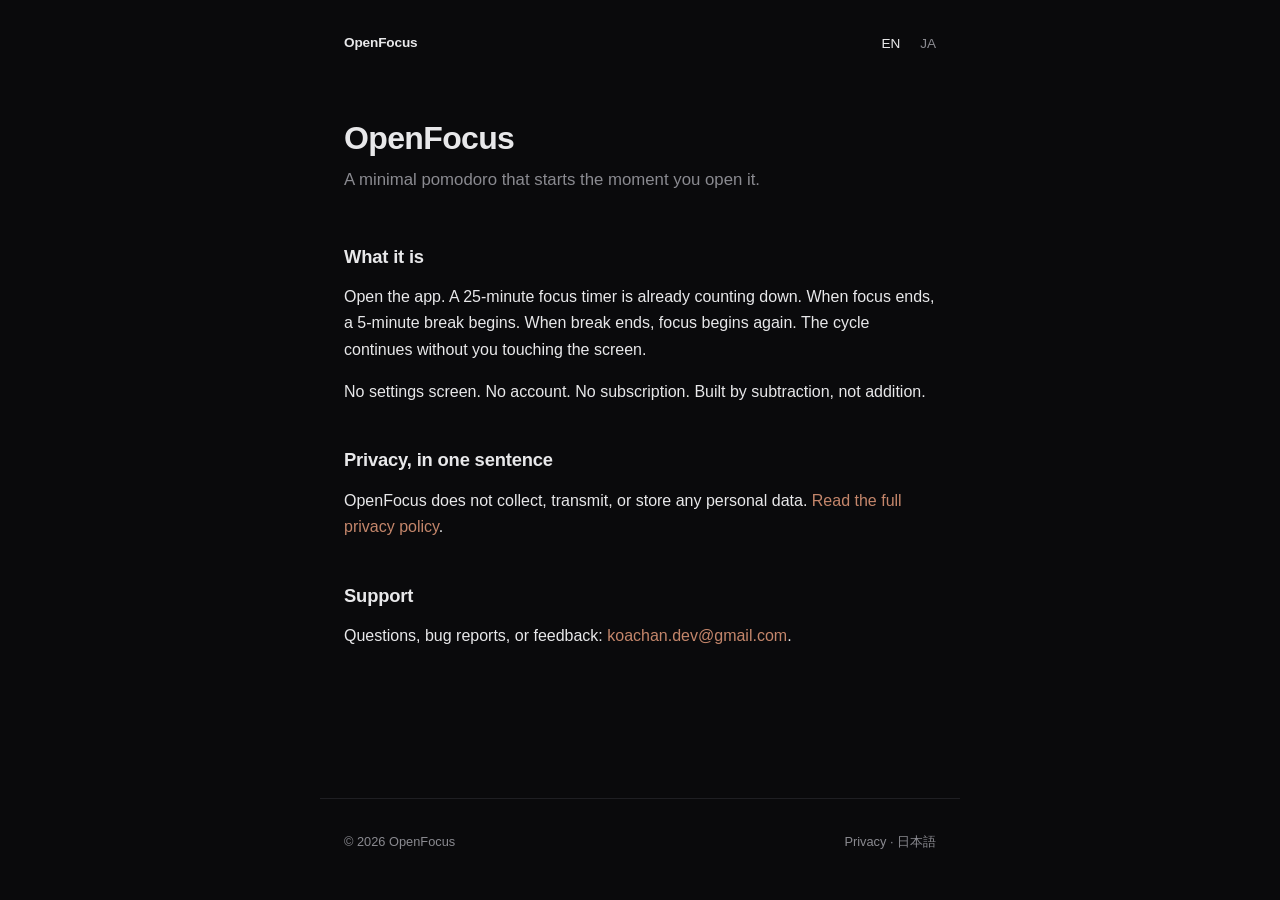
<file: index.html>
<!DOCTYPE html>
<html lang="en">
<head>
<meta charset="UTF-8">
<meta name="viewport" content="width=device-width, initial-scale=1.0">
<title>OpenFocus — A minimal pomodoro that starts the moment you open it</title>
<link rel="icon" type="image/png" sizes="32x32" href="favicon.png">
<link rel="apple-touch-icon" href="apple-touch-icon.png">
<meta name="description" content="OpenFocus is a minimal pomodoro timer for iOS. Open the app, and a 25-minute focus timer is already running. No setup, no sign-up, no settings.">
<meta name="theme-color" content="#0a0a0c">
<meta property="og:title" content="OpenFocus">
<meta property="og:description" content="A minimal pomodoro that starts the moment you open it.">
<meta property="og:type" content="website">
<link rel="stylesheet" href="assets/style.css">
</head>
<body>
<header>
  <a href="./" class="brand">OpenFocus</a>
  <nav>
    <a href="./" class="active">EN</a>
    <a href="ja/">JA</a>
  </nav>
</header>

<main>
  <h1>OpenFocus</h1>
  <p class="tagline">A minimal pomodoro that starts the moment you open it.</p>

  <h2>What it is</h2>
  <p>Open the app. A 25-minute focus timer is already counting down. When focus ends, a 5-minute break begins. When break ends, focus begins again. The cycle continues without you touching the screen.</p>
  <p>No settings screen. No account. No subscription. Built by subtraction, not addition.</p>

  <h2>Privacy, in one sentence</h2>
  <p>OpenFocus does not collect, transmit, or store any personal data. <a href="privacy/">Read the full privacy policy</a>.</p>

  <h2>Support</h2>
  <p>Questions, bug reports, or feedback: <a href="mailto:koachan.dev@gmail.com">koachan.dev@gmail.com</a>.</p>
</main>

<footer>
  <span>&copy; 2026 OpenFocus</span>
  <span><a href="privacy/">Privacy</a> &middot; <a href="ja/">日本語</a></span>
</footer>
</body>
</html>
</file>
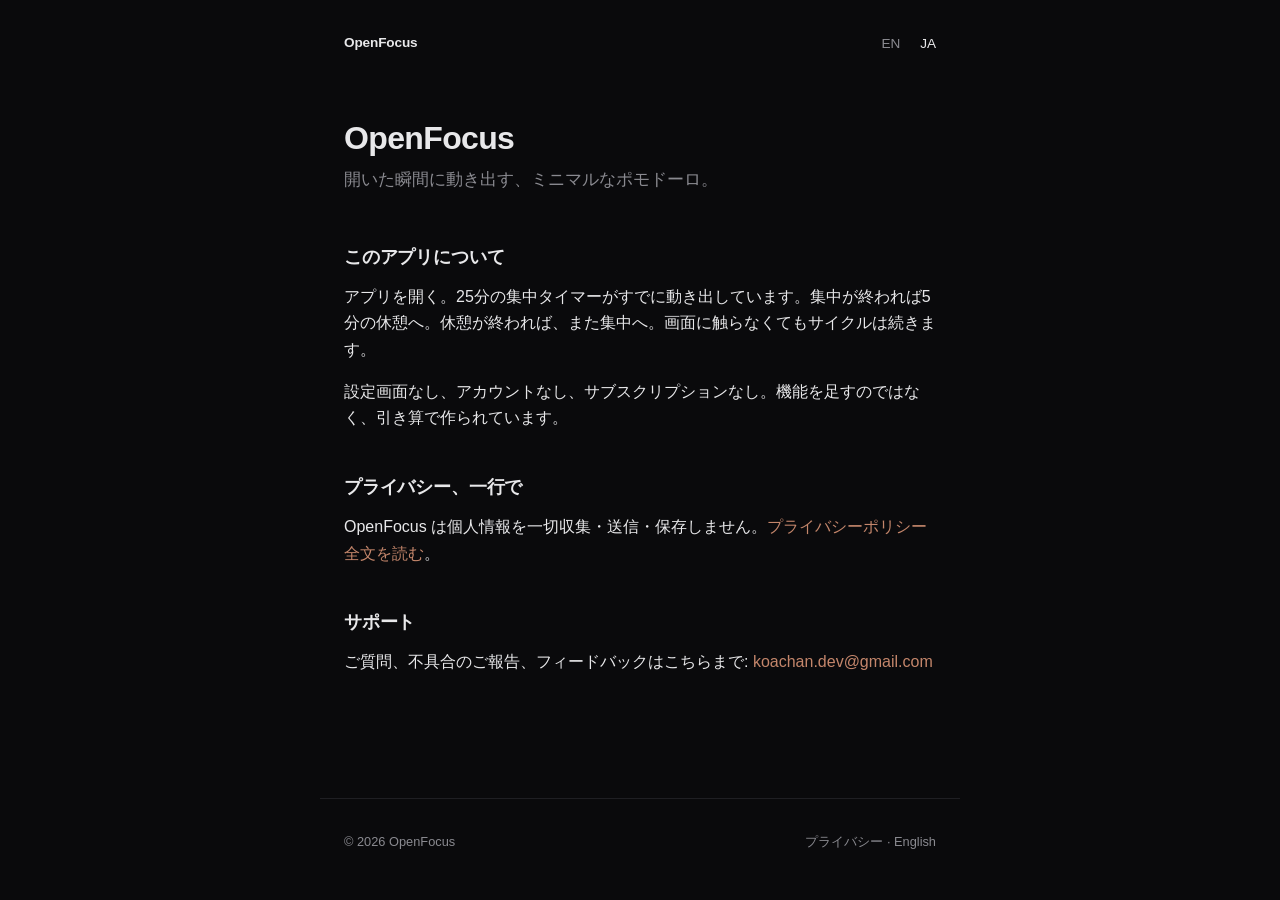
<file: ja/index.html>
<!DOCTYPE html>
<html lang="ja">
<head>
<meta charset="UTF-8">
<meta name="viewport" content="width=device-width, initial-scale=1.0">
<title>OpenFocus — 開いた瞬間に動き出すミニマルなポモドーロ</title>
<link rel="icon" type="image/png" sizes="32x32" href="../favicon.png">
<link rel="apple-touch-icon" href="../apple-touch-icon.png">
<meta name="description" content="OpenFocus は iOS 用のミニマルなポモドーロタイマーです。アプリを開いた瞬間に25分のタイマーが動き出します。設定なし、ログインなし。">
<meta name="theme-color" content="#0a0a0c">
<meta property="og:title" content="OpenFocus">
<meta property="og:description" content="開いた瞬間に動き出す、ミニマルなポモドーロ。">
<meta property="og:type" content="website">
<link rel="stylesheet" href="../assets/style.css">
</head>
<body>
<header>
  <a href="../" class="brand">OpenFocus</a>
  <nav>
    <a href="../">EN</a>
    <a href="./" class="active">JA</a>
  </nav>
</header>

<main>
  <h1>OpenFocus</h1>
  <p class="tagline">開いた瞬間に動き出す、ミニマルなポモドーロ。</p>

  <h2>このアプリについて</h2>
  <p>アプリを開く。25分の集中タイマーがすでに動き出しています。集中が終われば5分の休憩へ。休憩が終われば、また集中へ。画面に触らなくてもサイクルは続きます。</p>
  <p>設定画面なし、アカウントなし、サブスクリプションなし。機能を足すのではなく、引き算で作られています。</p>

  <h2>プライバシー、一行で</h2>
  <p>OpenFocus は個人情報を一切収集・送信・保存しません。<a href="privacy/">プライバシーポリシー全文を読む</a>。</p>

  <h2>サポート</h2>
  <p>ご質問、不具合のご報告、フィードバックはこちらまで: <a href="mailto:koachan.dev@gmail.com">koachan.dev@gmail.com</a></p>
</main>

<footer>
  <span>&copy; 2026 OpenFocus</span>
  <span><a href="privacy/">プライバシー</a> &middot; <a href="../">English</a></span>
</footer>
</body>
</html>
</file>
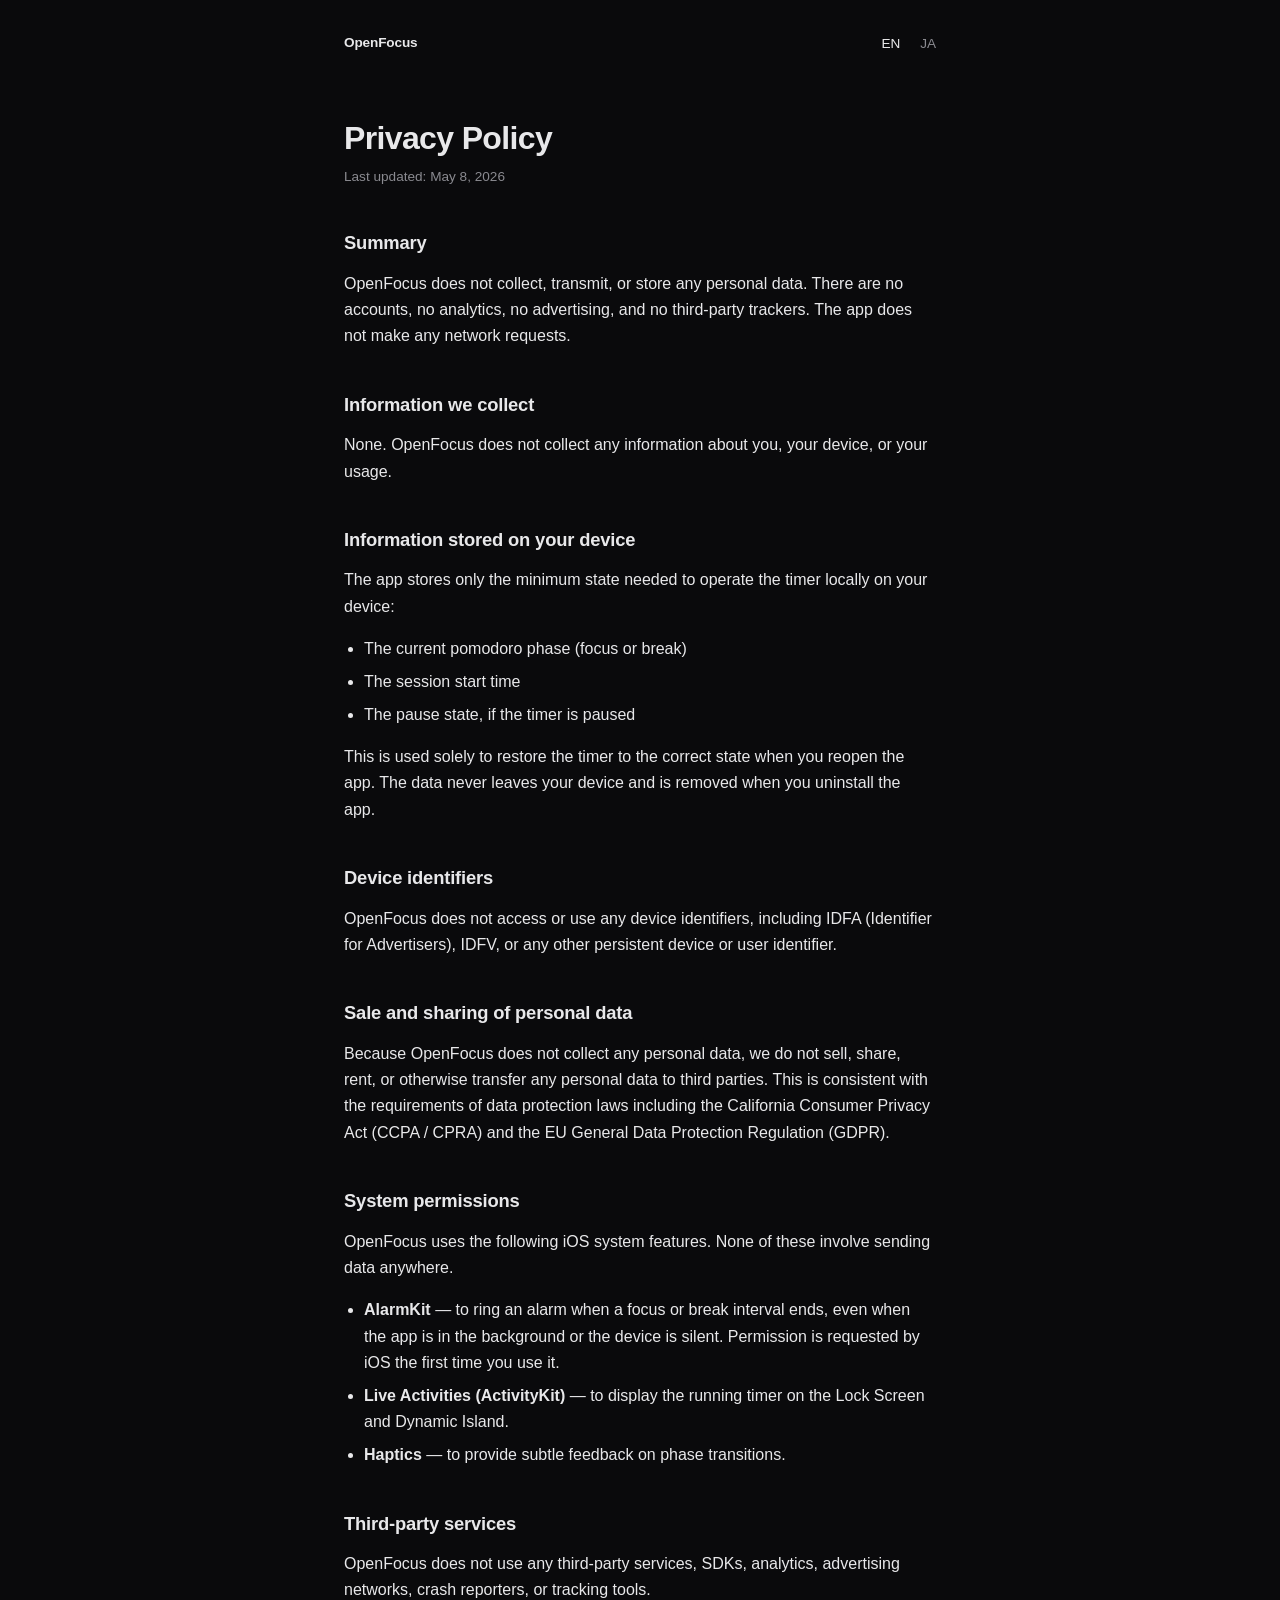
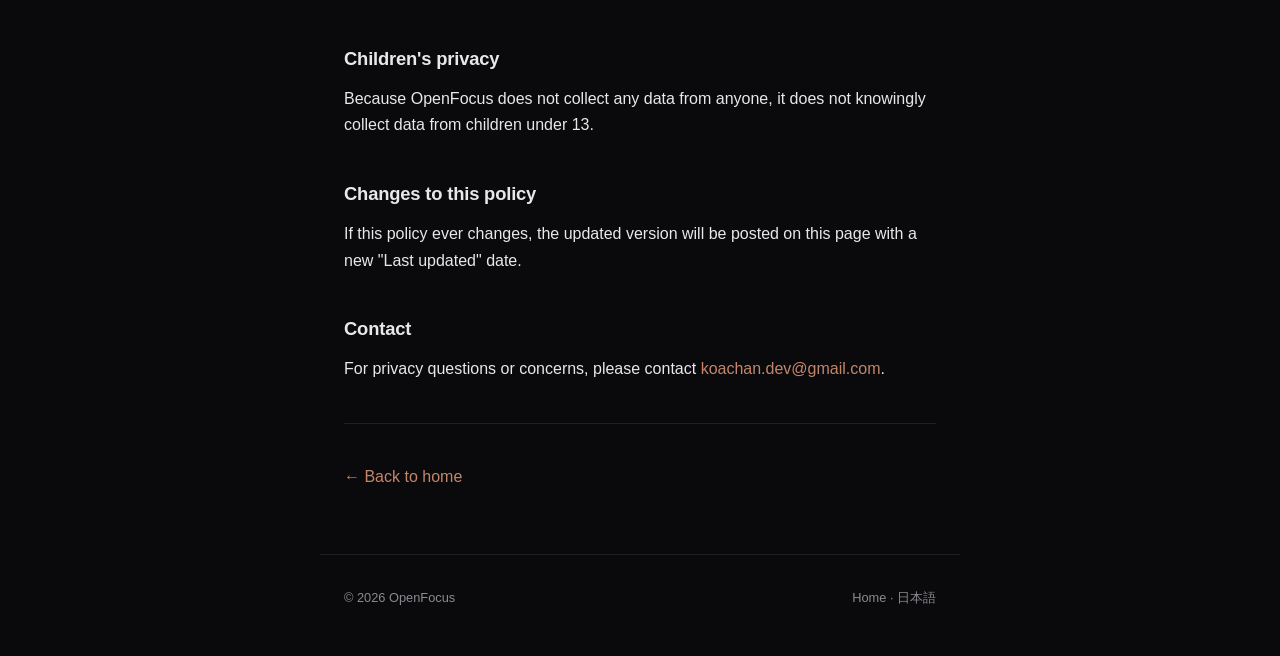
<file: privacy/index.html>
<!DOCTYPE html>
<html lang="en">
<head>
<meta charset="UTF-8">
<meta name="viewport" content="width=device-width, initial-scale=1.0">
<title>Privacy Policy — OpenFocus</title>
<link rel="icon" type="image/png" sizes="32x32" href="../favicon.png">
<link rel="apple-touch-icon" href="../apple-touch-icon.png">
<meta name="description" content="OpenFocus does not collect, transmit, or store any personal data. Read the full privacy policy.">
<meta name="theme-color" content="#0a0a0c">
<link rel="stylesheet" href="../assets/style.css">
</head>
<body>
<header>
  <a href="../" class="brand">OpenFocus</a>
  <nav>
    <a href="./" class="active">EN</a>
    <a href="../ja/privacy/">JA</a>
  </nav>
</header>

<main>
  <h1>Privacy Policy</h1>
  <p class="meta">Last updated: May 8, 2026</p>

  <h2>Summary</h2>
  <p>OpenFocus does not collect, transmit, or store any personal data. There are no accounts, no analytics, no advertising, and no third-party trackers. The app does not make any network requests.</p>

  <h2>Information we collect</h2>
  <p>None. OpenFocus does not collect any information about you, your device, or your usage.</p>

  <h2>Information stored on your device</h2>
  <p>The app stores only the minimum state needed to operate the timer locally on your device:</p>
  <ul>
    <li>The current pomodoro phase (focus or break)</li>
    <li>The session start time</li>
    <li>The pause state, if the timer is paused</li>
  </ul>
  <p>This is used solely to restore the timer to the correct state when you reopen the app. The data never leaves your device and is removed when you uninstall the app.</p>

  <h2>Device identifiers</h2>
  <p>OpenFocus does not access or use any device identifiers, including IDFA (Identifier for Advertisers), IDFV, or any other persistent device or user identifier.</p>

  <h2>Sale and sharing of personal data</h2>
  <p>Because OpenFocus does not collect any personal data, we do not sell, share, rent, or otherwise transfer any personal data to third parties. This is consistent with the requirements of data protection laws including the California Consumer Privacy Act (CCPA / CPRA) and the EU General Data Protection Regulation (GDPR).</p>

  <h2>System permissions</h2>
  <p>OpenFocus uses the following iOS system features. None of these involve sending data anywhere.</p>
  <ul>
    <li><strong>AlarmKit</strong> &mdash; to ring an alarm when a focus or break interval ends, even when the app is in the background or the device is silent. Permission is requested by iOS the first time you use it.</li>
    <li><strong>Live Activities (ActivityKit)</strong> &mdash; to display the running timer on the Lock Screen and Dynamic Island.</li>
    <li><strong>Haptics</strong> &mdash; to provide subtle feedback on phase transitions.</li>
  </ul>

  <h2>Third-party services</h2>
  <p>OpenFocus does not use any third-party services, SDKs, analytics, advertising networks, crash reporters, or tracking tools.</p>

  <h2>Children's privacy</h2>
  <p>Because OpenFocus does not collect any data from anyone, it does not knowingly collect data from children under 13.</p>

  <h2>Changes to this policy</h2>
  <p>If this policy ever changes, the updated version will be posted on this page with a new "Last updated" date.</p>

  <h2>Contact</h2>
  <p>For privacy questions or concerns, please contact <a href="mailto:koachan.dev@gmail.com">koachan.dev@gmail.com</a>.</p>

  <hr class="divider">
  <p class="muted"><a href="../">&larr; Back to home</a></p>
</main>

<footer>
  <span>&copy; 2026 OpenFocus</span>
  <span><a href="../">Home</a> &middot; <a href="../ja/privacy/">日本語</a></span>
</footer>
</body>
</html>
</file>
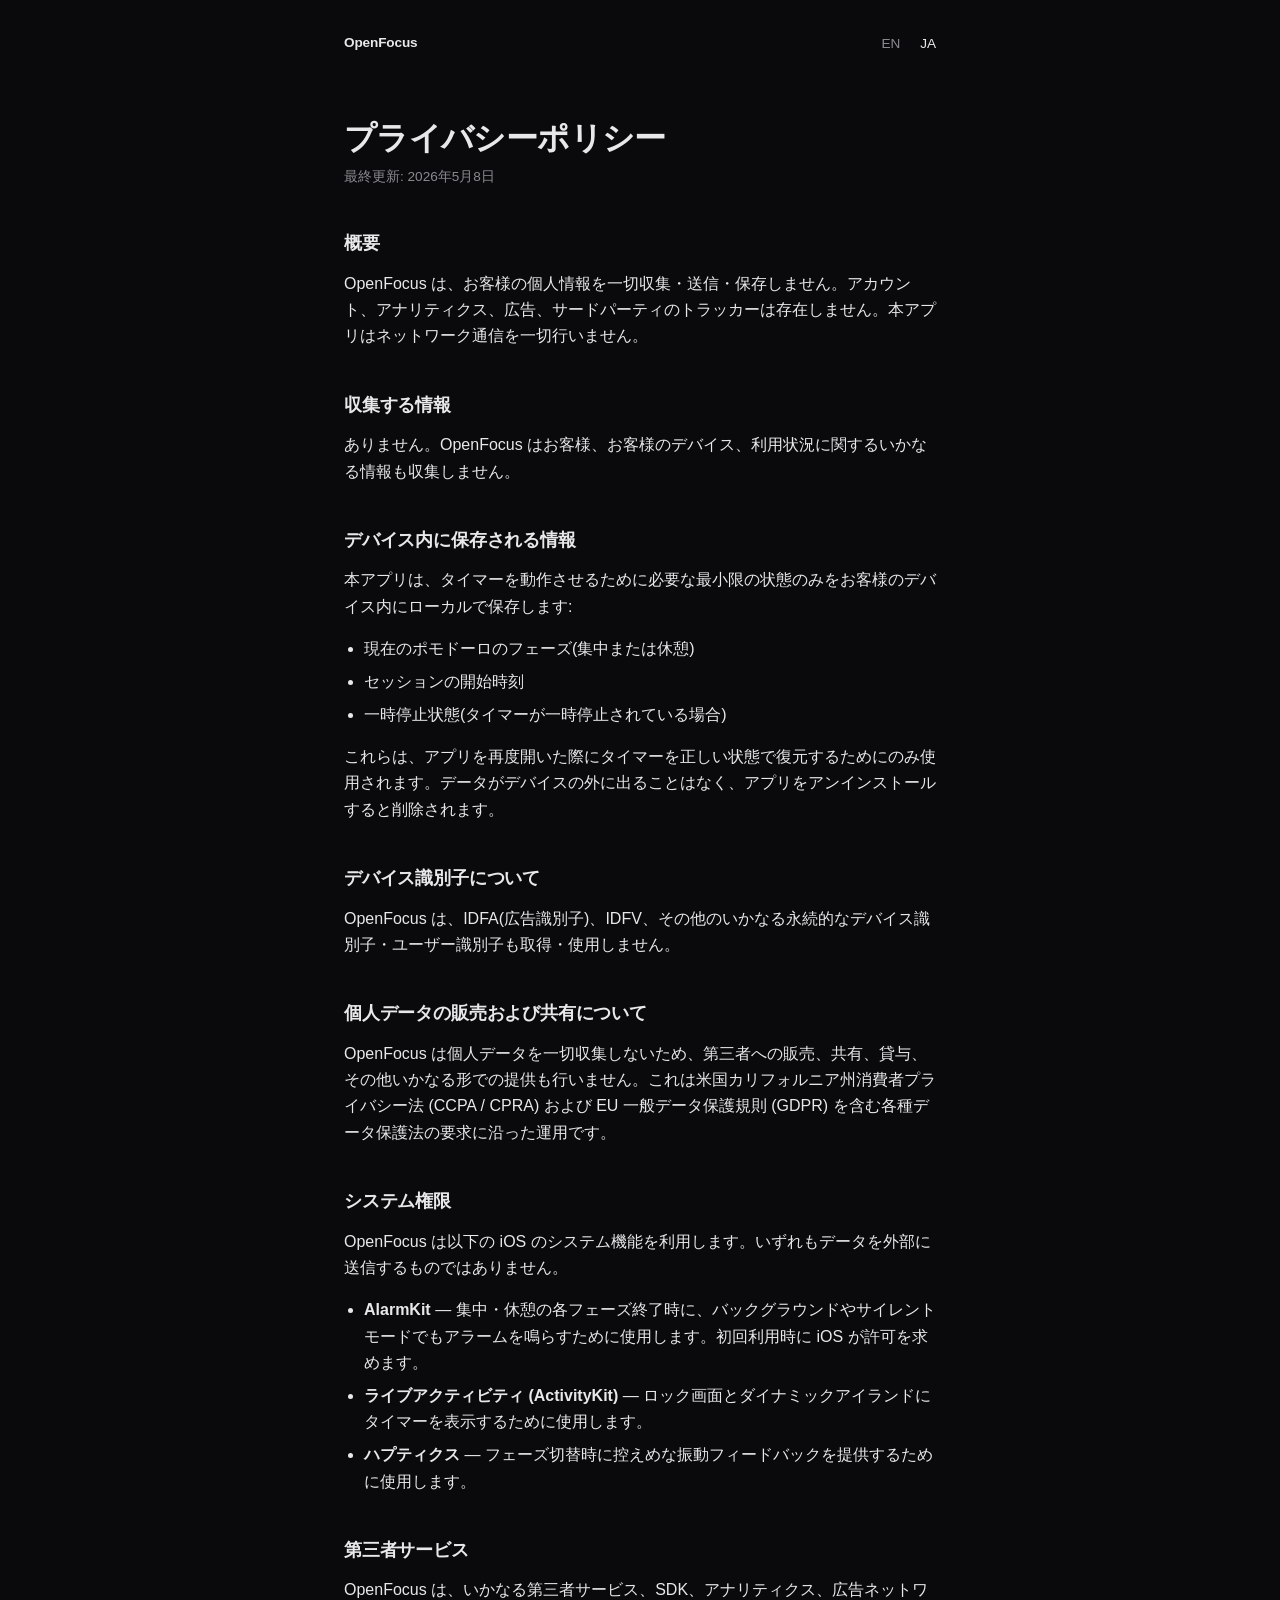
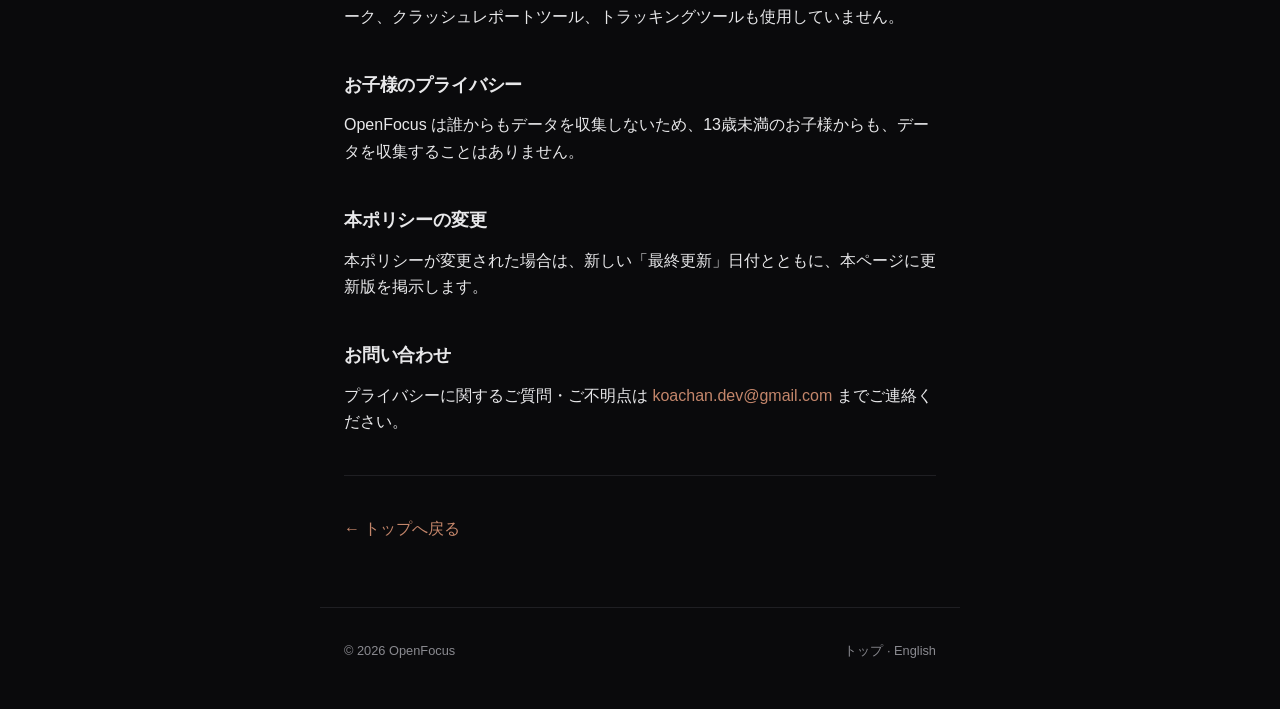
<file: ja/privacy/index.html>
<!DOCTYPE html>
<html lang="ja">
<head>
<meta charset="UTF-8">
<meta name="viewport" content="width=device-width, initial-scale=1.0">
<title>プライバシーポリシー — OpenFocus</title>
<link rel="icon" type="image/png" sizes="32x32" href="../../favicon.png">
<link rel="apple-touch-icon" href="../../apple-touch-icon.png">
<meta name="description" content="OpenFocus は個人情報を一切収集・送信・保存しません。プライバシーポリシーの全文。">
<meta name="theme-color" content="#0a0a0c">
<link rel="stylesheet" href="../../assets/style.css">
</head>
<body>
<header>
  <a href="../../" class="brand">OpenFocus</a>
  <nav>
    <a href="../../privacy/">EN</a>
    <a href="./" class="active">JA</a>
  </nav>
</header>

<main>
  <h1>プライバシーポリシー</h1>
  <p class="meta">最終更新: 2026年5月8日</p>

  <h2>概要</h2>
  <p>OpenFocus は、お客様の個人情報を一切収集・送信・保存しません。アカウント、アナリティクス、広告、サードパーティのトラッカーは存在しません。本アプリはネットワーク通信を一切行いません。</p>

  <h2>収集する情報</h2>
  <p>ありません。OpenFocus はお客様、お客様のデバイス、利用状況に関するいかなる情報も収集しません。</p>

  <h2>デバイス内に保存される情報</h2>
  <p>本アプリは、タイマーを動作させるために必要な最小限の状態のみをお客様のデバイス内にローカルで保存します:</p>
  <ul>
    <li>現在のポモドーロのフェーズ(集中または休憩)</li>
    <li>セッションの開始時刻</li>
    <li>一時停止状態(タイマーが一時停止されている場合)</li>
  </ul>
  <p>これらは、アプリを再度開いた際にタイマーを正しい状態で復元するためにのみ使用されます。データがデバイスの外に出ることはなく、アプリをアンインストールすると削除されます。</p>

  <h2>デバイス識別子について</h2>
  <p>OpenFocus は、IDFA(広告識別子)、IDFV、その他のいかなる永続的なデバイス識別子・ユーザー識別子も取得・使用しません。</p>

  <h2>個人データの販売および共有について</h2>
  <p>OpenFocus は個人データを一切収集しないため、第三者への販売、共有、貸与、その他いかなる形での提供も行いません。これは米国カリフォルニア州消費者プライバシー法 (CCPA / CPRA) および EU 一般データ保護規則 (GDPR) を含む各種データ保護法の要求に沿った運用です。</p>

  <h2>システム権限</h2>
  <p>OpenFocus は以下の iOS のシステム機能を利用します。いずれもデータを外部に送信するものではありません。</p>
  <ul>
    <li><strong>AlarmKit</strong> — 集中・休憩の各フェーズ終了時に、バックグラウンドやサイレントモードでもアラームを鳴らすために使用します。初回利用時に iOS が許可を求めます。</li>
    <li><strong>ライブアクティビティ (ActivityKit)</strong> — ロック画面とダイナミックアイランドにタイマーを表示するために使用します。</li>
    <li><strong>ハプティクス</strong> — フェーズ切替時に控えめな振動フィードバックを提供するために使用します。</li>
  </ul>

  <h2>第三者サービス</h2>
  <p>OpenFocus は、いかなる第三者サービス、SDK、アナリティクス、広告ネットワーク、クラッシュレポートツール、トラッキングツールも使用していません。</p>

  <h2>お子様のプライバシー</h2>
  <p>OpenFocus は誰からもデータを収集しないため、13歳未満のお子様からも、データを収集することはありません。</p>

  <h2>本ポリシーの変更</h2>
  <p>本ポリシーが変更された場合は、新しい「最終更新」日付とともに、本ページに更新版を掲示します。</p>

  <h2>お問い合わせ</h2>
  <p>プライバシーに関するご質問・ご不明点は <a href="mailto:koachan.dev@gmail.com">koachan.dev@gmail.com</a> までご連絡ください。</p>

  <hr class="divider">
  <p class="muted"><a href="../">&larr; トップへ戻る</a></p>
</main>

<footer>
  <span>&copy; 2026 OpenFocus</span>
  <span><a href="../">トップ</a> &middot; <a href="../../privacy/">English</a></span>
</footer>
</body>
</html>
</file>
<file: assets/style.css>
:root {
  --bg: #0a0a0c;
  --bg-warm: #1a0f0a;
  --fg: #e8e8ea;
  --fg-muted: #8a8a90;
  --accent: #c4866b;
  --border: #1f1f23;
  --max-w: 640px;
}

* {
  box-sizing: border-box;
  margin: 0;
  padding: 0;
}

html {
  -webkit-text-size-adjust: 100%;
}

body {
  background: var(--bg);
  color: var(--fg);
  font-family: -apple-system, BlinkMacSystemFont, "SF Pro Text", "Helvetica Neue", "Hiragino Kaku Gothic ProN", sans-serif;
  font-size: 16px;
  line-height: 1.65;
  font-weight: 400;
  -webkit-font-smoothing: antialiased;
  -moz-osx-font-smoothing: grayscale;
  min-height: 100vh;
  display: flex;
  flex-direction: column;
}

main {
  flex: 1;
  max-width: var(--max-w);
  width: 100%;
  margin: 0 auto;
  padding: 4rem 1.5rem 3rem;
}

header {
  max-width: var(--max-w);
  width: 100%;
  margin: 0 auto;
  padding: 2rem 1.5rem 0;
  display: flex;
  justify-content: space-between;
  align-items: center;
  font-size: 0.85rem;
}

header .brand {
  font-weight: 600;
  letter-spacing: -0.01em;
  color: var(--fg);
  text-decoration: none;
}

header nav a {
  color: var(--fg-muted);
  text-decoration: none;
  margin-left: 1rem;
  transition: color 0.15s ease;
}

header nav a:hover,
header nav a.active {
  color: var(--fg);
}

footer {
  max-width: var(--max-w);
  width: 100%;
  margin: 0 auto;
  padding: 2rem 1.5rem 3rem;
  font-size: 0.8rem;
  color: var(--fg-muted);
  border-top: 1px solid var(--border);
  display: flex;
  justify-content: space-between;
  flex-wrap: wrap;
  gap: 0.75rem;
}

footer a {
  color: var(--fg-muted);
  text-decoration: none;
}

footer a:hover {
  color: var(--fg);
}

h1 {
  font-size: 2rem;
  font-weight: 600;
  letter-spacing: -0.02em;
  margin-bottom: 0.5rem;
  line-height: 1.2;
}

.tagline {
  color: var(--fg-muted);
  margin-bottom: 3rem;
  font-size: 1.05rem;
}

h2 {
  font-size: 1.15rem;
  font-weight: 600;
  letter-spacing: -0.01em;
  margin-top: 2.5rem;
  margin-bottom: 0.75rem;
}

h2:first-of-type {
  margin-top: 0;
}

p {
  margin-bottom: 1rem;
  color: var(--fg);
}

p.muted {
  color: var(--fg-muted);
}

ul {
  margin-bottom: 1rem;
  padding-left: 1.25rem;
}

li {
  margin-bottom: 0.4rem;
}

.meta {
  font-size: 0.85rem;
  color: var(--fg-muted);
  margin-bottom: 2.5rem;
}

a {
  color: var(--accent);
  text-decoration: none;
  border-bottom: 1px solid transparent;
  transition: border-color 0.15s ease;
}

a:hover {
  border-bottom-color: var(--accent);
}

.divider {
  border: none;
  border-top: 1px solid var(--border);
  margin: 2.5rem 0;
}

code {
  font-family: "SF Mono", Menlo, Consolas, monospace;
  font-size: 0.9em;
  background: rgba(255, 255, 255, 0.05);
  padding: 0.1em 0.35em;
  border-radius: 3px;
}

@media (max-width: 480px) {
  main {
    padding: 2.5rem 1.25rem 2rem;
  }
  header {
    padding: 1.5rem 1.25rem 0;
  }
  footer {
    padding: 1.5rem 1.25rem 2rem;
  }
  h1 {
    font-size: 1.65rem;
  }
}
</file>
